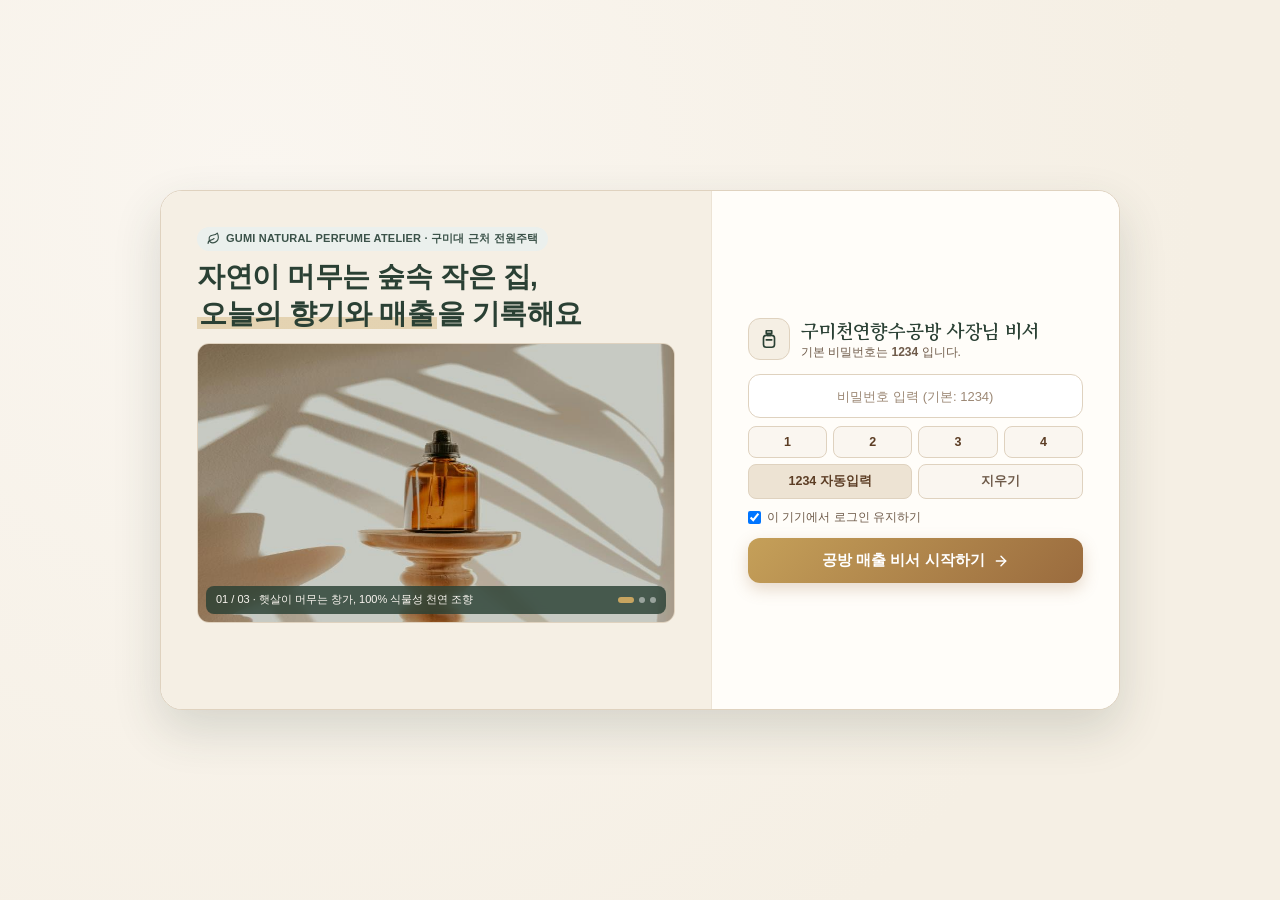
<file: ai-assistant/index.html>
<!DOCTYPE html>
<html lang="ko">
<head>
  <meta charset="UTF-8" />
  <meta name="viewport" content="width=device-width, initial-scale=1.0, maximum-scale=1.0, user-scalable=no" />
  <title>구미천연향수공방 · 사장님 AI 매출 비서</title>
  <link rel="preconnect" href="https://fonts.googleapis.com">
  <link rel="preconnect" href="https://fonts.gstatic.com" crossorigin>
  <link href="https://fonts.googleapis.com/css2?family=Gowun+Batang:wght@400;700&family=Pretendard:wght@400;500;600;700;800&display=swap" rel="stylesheet">
  <style>
    :root {
      /* 구미천연향수공방 브랜드 컬러 팔레트 */
      --bg-cream: #F5EFE4;
      --bg-soft: #FAF6F0;
      --bg-beige: #EDE3D3;
      --card-bg: #FFFFFF;
      --border-warm: #DFD2BF;
      --border-light: #ECE3D5;

      --gold-highlight: #C8A560;
      --gold-soft: rgba(200, 165, 96, 0.38);
      --wood-light: #B88E68;
      --wood-main: #8B5E3C;
      --wood-dark: #5C3D24;

      --forest-main: #2A4034;
      --forest-sub: #3B5249;
      --forest-tint: #EBF0ED;

      --text-main: #2C221A;
      --text-sub: #6E5A49;
      --text-muted: #9C8875;
      --danger: #C95B46;

      --shadow-sm: 0 4px 14px rgba(60, 42, 26, 0.06);
      --shadow-md: 0 10px 28px rgba(60, 42, 26, 0.10);
      --shadow-lg: 0 20px 48px rgba(42, 64, 52, 0.16);

      --radius-xl: 22px;
      --radius-lg: 18px;
      --radius-md: 12px;
      --radius-sm: 9px;
    }

    * {
      box-sizing: border-box;
      margin: 0;
      padding: 0;
      -webkit-tap-highlight-color: transparent;
    }

    body {
      font-family: 'Pretendard', -apple-system, BlinkMacSystemFont, 'Malgun Gothic', sans-serif;
      background-color: var(--bg-cream);
      background-image: radial-gradient(circle at 15% 10%, #FAF6F0 0%, #F5EFE4 65%, #EDE3D3 100%);
      color: var(--text-main);
      min-height: 100dvh;
      line-height: 1.45;
      overflow-x: hidden;
    }

    .gold-underline {
      background: linear-gradient(transparent 62%, var(--gold-soft) 62%);
      padding: 0 2px;
    }

    /* 공통 SVG 아이콘 정렬 */
    .icon-svg {
      display: inline-block;
      vertical-align: middle;
      flex-shrink: 0;
    }

    /* =========================================================================
       1. 스크롤 없는 컴팩트 브랜드 로그인 화면 (PC / 모바일 한 화면 핏)
       ========================================================================= */
    .login-screen {
      position: fixed;
      inset: 0;
      z-index: 2000;
      background-color: var(--bg-cream);
      background-image: radial-gradient(circle at 20% 20%, #FAF6F0 0%, #F5EFE4 75%);
      display: flex;
      align-items: center;
      justify-content: center;
      padding: 14px;
      transition: opacity 0.35s ease, visibility 0.35s ease;
    }

    .login-screen.hidden {
      opacity: 0;
      visibility: hidden;
      pointer-events: none;
    }

    .login-wrapper {
      width: 100%;
      max-width: 960px;
      background: var(--card-bg);
      border-radius: var(--radius-xl);
      border: 1px solid var(--border-warm);
      box-shadow: var(--shadow-lg);
      overflow: hidden;
      display: grid;
      grid-template-columns: 1fr;
    }

    .login-visual {
      position: relative;
      background-color: var(--bg-cream);
      padding: 18px 20px;
      display: flex;
      flex-direction: column;
      justify-content: space-between;
      border-bottom: 1px solid var(--border-light);
    }

    .brand-eyebrow {
      display: inline-flex;
      align-items: center;
      gap: 6px;
      font-size: 11px;
      font-weight: 700;
      color: var(--forest-sub);
      background: var(--forest-tint);
      padding: 4px 10px;
      border-radius: 999px;
      width: fit-content;
      margin-bottom: 8px;
      letter-spacing: 0.2px;
    }

    .visual-headline {
      font-size: 20px;
      font-weight: 800;
      color: var(--forest-main);
      line-height: 1.32;
      letter-spacing: -0.4px;
      margin-bottom: 10px;
    }

    .visual-photo-frame {
      position: relative;
      width: 100%;
      height: 145px;
      border-radius: var(--radius-md);
      overflow: hidden;
      border: 1px solid var(--border-warm);
      background: #E9DFCF;
    }

    .visual-slide {
      position: absolute;
      inset: 0;
      width: 100%;
      height: 100%;
      object-fit: cover;
      opacity: 0;
      transition: opacity 0.8s ease;
    }

    .visual-slide.active {
      opacity: 1;
    }

    .visual-caption-bar {
      position: absolute;
      bottom: 8px;
      left: 8px;
      right: 8px;
      background: rgba(42, 64, 52, 0.82);
      backdrop-filter: blur(6px);
      color: #FAF6F0;
      padding: 6px 10px;
      border-radius: 8px;
      display: flex;
      align-items: center;
      justify-content: space-between;
      font-size: 11px;
    }

    .slide-dots {
      display: flex;
      gap: 5px;
    }

    .slide-dot {
      width: 6px;
      height: 6px;
      border-radius: 50%;
      background: rgba(255, 255, 255, 0.45);
      border: none;
      cursor: pointer;
    }

    .slide-dot.active {
      width: 16px;
      border-radius: 99px;
      background: var(--gold-highlight);
    }

    .login-form-area {
      padding: 18px 20px 22px;
      display: flex;
      flex-direction: column;
      justify-content: center;
      background: #FFFDF9;
    }

    .login-header-row {
      display: flex;
      align-items: center;
      gap: 11px;
      margin-bottom: 12px;
    }

    .login-emblem {
      width: 42px;
      height: 42px;
      border-radius: 12px;
      background: var(--bg-cream);
      border: 1px solid var(--border-warm);
      color: var(--forest-main);
      display: flex;
      align-items: center;
      justify-content: center;
      flex-shrink: 0;
    }

    .login-title {
      font-family: 'Gowun Batang', serif;
      font-size: 19px;
      font-weight: 700;
      color: var(--forest-main);
    }

    .login-subtitle {
      font-size: 12px;
      color: var(--text-sub);
    }

    .pw-input {
      width: 100%;
      padding: 12px 14px;
      border-radius: var(--radius-md);
      border: 1.5px solid var(--border-warm);
      background: #FFFFFF;
      font-size: 16px;
      font-weight: 700;
      letter-spacing: 4px;
      text-align: center;
      color: var(--forest-main);
      margin-bottom: 8px;
    }

    .pw-input::placeholder {
      font-size: 13px;
      letter-spacing: normal;
      font-weight: 500;
      color: var(--text-muted);
    }

    .pw-input:focus {
      outline: none;
      border-color: var(--wood-main);
    }

    .quick-pin-grid {
      display: grid;
      grid-template-columns: repeat(4, 1fr);
      gap: 6px;
      margin-bottom: 10px;
    }

    .pin-chip {
      padding: 8px 0;
      border-radius: 8px;
      border: 1px solid var(--border-warm);
      background: var(--bg-soft);
      color: var(--wood-dark);
      font-size: 12.5px;
      font-weight: 700;
      cursor: pointer;
    }

    .remember-row {
      display: flex;
      align-items: center;
      justify-content: space-between;
      margin-bottom: 12px;
      font-size: 12px;
      color: var(--text-sub);
    }

    .remember-label {
      display: flex;
      align-items: center;
      gap: 6px;
      cursor: pointer;
    }

    .login-submit-btn {
      width: 100%;
      padding: 13px;
      border: none;
      border-radius: var(--radius-md);
      background: linear-gradient(135deg, #C5A059 0%, #9A6B3E 100%);
      color: #FFFFFF;
      font-size: 15px;
      font-weight: 700;
      cursor: pointer;
      box-shadow: 0 6px 16px rgba(154, 107, 62, 0.25);
      display: inline-flex;
      align-items: center;
      justify-content: center;
      gap: 8px;
    }

    .login-error {
      display: none;
      margin-top: 8px;
      font-size: 12px;
      font-weight: 600;
      color: var(--danger);
      text-align: center;
    }

    /* =========================================================================
       2. 메인 앱 컨테이너 & 동선 단축 3-탭 네비게이션
       ========================================================================= */
    .app-shell {
      max-width: 520px;
      margin: 0 auto;
      padding: 12px 12px 24px;
    }

    /* 컴팩트 상단 헤더 */
    .top-header {
      background: var(--card-bg);
      border: 1px solid var(--border-warm);
      border-radius: var(--radius-lg);
      padding: 11px 14px;
      margin-bottom: 10px;
      box-shadow: var(--shadow-sm);
      display: flex;
      justify-content: space-between;
      align-items: center;
      gap: 8px;
    }

    .header-left {
      display: flex;
      align-items: center;
      gap: 10px;
    }

    .header-thumb {
      width: 38px;
      height: 38px;
      border-radius: 10px;
      object-fit: cover;
      border: 1.5px solid var(--gold-highlight);
    }

    .brand-badge {
      font-size: 10.5px;
      font-weight: 700;
      color: var(--forest-sub);
      display: block;
    }

    .brand-title {
      font-family: 'Gowun Batang', serif;
      font-size: 17px;
      font-weight: 700;
      color: var(--forest-main);
      line-height: 1.2;
    }

    .header-actions {
      display: flex;
      align-items: center;
      gap: 6px;
    }

    .action-pill-btn {
      background: var(--bg-soft);
      border: 1px solid var(--border-warm);
      color: var(--wood-dark);
      padding: 6px 10px;
      border-radius: 9px;
      font-size: 11.5px;
      font-weight: 700;
      cursor: pointer;
      display: inline-flex;
      align-items: center;
      gap: 5px;
    }

    .status-dot {
      width: 7px;
      height: 7px;
      border-radius: 50%;
      background-color: #D4A359;
    }
    .status-dot.connected {
      background-color: #3E8E5A;
    }

    /* 3-탭 네비게이션 바 */
    .tab-nav {
      display: grid;
      grid-template-columns: repeat(3, 1fr);
      gap: 6px;
      background: var(--bg-beige);
      padding: 5px;
      border-radius: 14px;
      border: 1px solid var(--border-warm);
      margin-bottom: 10px;
    }

    .tab-btn {
      padding: 10px 6px;
      border: none;
      border-radius: 10px;
      background: transparent;
      color: var(--text-sub);
      font-size: 13px;
      font-weight: 700;
      cursor: pointer;
      display: flex;
      align-items: center;
      justify-content: center;
      gap: 6px;
      transition: all 0.18s ease;
    }

    .tab-btn.active {
      background: var(--forest-main);
      color: #FFFFFF;
      box-shadow: 0 3px 10px rgba(42, 64, 52, 0.22);
    }

    .tab-badge {
      font-size: 10.5px;
      padding: 1px 6px;
      border-radius: 99px;
      background: rgba(200, 165, 96, 0.28);
      color: var(--wood-dark);
    }

    .tab-btn.active .tab-badge {
      background: var(--gold-highlight);
      color: #fff;
    }

    .tab-pane {
      display: none;
      animation: fadeIn 0.2s ease;
    }

    .tab-pane.active {
      display: block;
    }

    @keyframes fadeIn {
      from { opacity: 0; transform: translateY(4px); }
      to { opacity: 1; transform: translateY(0); }
    }

    .card {
      background: var(--card-bg);
      border: 1px solid var(--border-warm);
      border-radius: var(--radius-lg);
      padding: 16px;
      box-shadow: var(--shadow-sm);
    }

    /* =========================================================================
       [탭 1] 음성·빠른입력
       ========================================================================= */
    .voice-compact-row {
      display: flex;
      align-items: center;
      gap: 14px;
      background: linear-gradient(180deg, var(--bg-soft) 0%, var(--bg-cream) 100%);
      border: 1.5px dashed var(--wood-light);
      border-radius: var(--radius-md);
      padding: 14px 16px;
      margin-bottom: 10px;
    }

    .voice-compact-row.listening {
      background: #FDF5F2;
      border-color: var(--danger);
    }

    .mic-btn {
      width: 56px;
      height: 56px;
      border-radius: 50%;
      border: none;
      background: linear-gradient(135deg, var(--forest-sub), var(--forest-main));
      color: #fff;
      display: flex;
      align-items: center;
      justify-content: center;
      cursor: pointer;
      flex-shrink: 0;
      box-shadow: 0 6px 14px rgba(42, 64, 52, 0.25);
      transition: transform 0.15s ease;
    }

    .mic-btn:active {
      transform: scale(0.95);
    }

    .mic-btn.listening {
      background: linear-gradient(135deg, #D96B52, #B8422A);
    }

    .mic-info {
      text-align: left;
    }

    .mic-status {
      font-size: 14px;
      font-weight: 800;
      color: var(--forest-main);
    }

    .mic-sub {
      font-size: 11.5px;
      color: var(--text-sub);
      margin-top: 2px;
    }

    .speech-textarea {
      width: 100%;
      height: 62px;
      border: 1px solid var(--border-warm);
      border-radius: var(--radius-sm);
      background: #FFFDFB;
      padding: 10px 12px;
      font-size: 14px;
      color: var(--text-main);
      font-family: inherit;
      resize: none;
      margin-bottom: 8px;
    }

    .speech-textarea:focus {
      outline: none;
      border-color: var(--wood-main);
    }

    .sample-chips {
      display: flex;
      gap: 5px;
      overflow-x: auto;
      padding-bottom: 4px;
      margin-bottom: 10px;
    }

    .sample-chip {
      font-size: 11.5px;
      background: var(--bg-soft);
      color: var(--wood-dark);
      border: 1px solid var(--border-warm);
      padding: 5px 10px;
      border-radius: 999px;
      cursor: pointer;
      font-weight: 600;
      white-space: nowrap;
    }

    .instant-preview-card {
      background: var(--bg-cream);
      border: 1px solid var(--border-warm);
      border-left: 4px solid var(--gold-highlight);
      border-radius: var(--radius-sm);
      padding: 10px 12px;
      margin-bottom: 10px;
    }

    .instant-preview-title {
      font-size: 11.5px;
      font-weight: 700;
      color: var(--text-sub);
      margin-bottom: 4px;
      display: flex;
      justify-content: space-between;
    }

    .instant-preview-body {
      font-size: 13.5px;
      font-weight: 800;
      color: var(--forest-main);
      word-break: keep-all;
    }

    .tab1-action-grid {
      display: grid;
      grid-template-columns: 1fr 1.25fr;
      gap: 8px;
    }

    .secondary-action-btn {
      padding: 13px 10px;
      border-radius: var(--radius-md);
      border: 1.5px solid var(--forest-main);
      background: #FFFFFF;
      color: var(--forest-main);
      font-size: 13.5px;
      font-weight: 800;
      cursor: pointer;
      display: inline-flex;
      align-items: center;
      justify-content: center;
      gap: 6px;
    }

    .primary-action-btn {
      padding: 13px 10px;
      border-radius: var(--radius-md);
      border: none;
      background: linear-gradient(135deg, #C5A059 0%, #8B5E3C 100%);
      color: #FFFFFF;
      font-size: 13.5px;
      font-weight: 800;
      cursor: pointer;
      box-shadow: 0 4px 12px rgba(139, 94, 60, 0.24);
      display: inline-flex;
      align-items: center;
      justify-content: center;
      gap: 6px;
    }

    /* =========================================================================
       [탭 2] 확인·저장 (이모지 없이 깔끔한 타이포그래피 & 컴팩트 폼)
       ========================================================================= */
    .compact-form {
      display: flex;
      flex-direction: column;
      gap: 10px;
    }

    .compact-row-2 {
      display: grid;
      grid-template-columns: 1.15fr 0.85fr;
      gap: 8px;
    }

    .field-group {
      display: flex;
      flex-direction: column;
      gap: 4px;
    }

    .field-label {
      font-size: 12px;
      font-weight: 700;
      color: var(--forest-main);
      display: flex;
      justify-content: space-between;
      align-items: center;
    }

    .field-label span.preview-val {
      font-weight: 800;
      color: var(--wood-main);
      font-size: 12px;
    }

    .input-box {
      width: 100%;
      padding: 8px 10px;
      border-radius: var(--radius-sm);
      border: 1px solid var(--border-warm);
      background: #FFFDFB;
      font-size: 14px;
      font-weight: 600;
      color: var(--text-main);
      font-family: inherit;
    }

    .stepper {
      display: flex;
      align-items: center;
      border: 1px solid var(--border-warm);
      border-radius: var(--radius-sm);
      overflow: hidden;
      background: #FFFDFB;
      height: 36px;
    }

    .stepper button {
      width: 34px;
      height: 100%;
      border: none;
      background: var(--bg-cream);
      color: var(--wood-dark);
      font-size: 16px;
      font-weight: 700;
      cursor: pointer;
    }

    .stepper input {
      width: 100%;
      border: none;
      text-align: center;
      font-size: 14px;
      font-weight: 700;
      color: var(--text-main);
      background: transparent;
    }

    .chip-group {
      display: flex;
      flex-wrap: wrap;
      gap: 5px;
    }

    .choice-chip {
      padding: 6px 10px;
      border-radius: 8px;
      border: 1px solid var(--border-warm);
      background: #FFFDFB;
      color: var(--text-sub);
      font-size: 12.5px;
      font-weight: 600;
      cursor: pointer;
    }

    .choice-chip.active {
      background: var(--forest-main);
      color: #FFFFFF;
      border-color: var(--forest-main);
    }

    .quick-amounts {
      display: flex;
      gap: 4px;
      margin-top: 2px;
    }

    .quick-btn {
      flex: 1;
      padding: 5px 4px;
      border-radius: 7px;
      border: 1px solid var(--border-warm);
      background: var(--bg-soft);
      color: var(--wood-dark);
      font-size: 11.5px;
      font-weight: 700;
      cursor: pointer;
    }

    .summary-banner {
      margin-top: 8px;
      padding: 9px 11px;
      background: var(--bg-cream);
      border-radius: var(--radius-sm);
      border-left: 4px solid var(--gold-highlight);
      font-size: 12.5px;
      color: var(--wood-dark);
      font-weight: 700;
    }

    .save-btn {
      width: 100%;
      margin-top: 8px;
      padding: 13px;
      border: none;
      border-radius: var(--radius-md);
      background: linear-gradient(135deg, #C5A059 0%, #8B5E3C 100%);
      color: #FFFFFF;
      font-size: 15px;
      font-weight: 800;
      cursor: pointer;
      box-shadow: 0 6px 16px rgba(139, 94, 60, 0.25);
      display: inline-flex;
      align-items: center;
      justify-content: center;
      gap: 7px;
    }

    /* =========================================================================
       [탭 3] 장부내역·통계
       ========================================================================= */
    .stats-bar {
      display: grid;
      grid-template-columns: repeat(3, 1fr);
      gap: 8px;
      margin-bottom: 12px;
    }

    .stat-card {
      background: var(--bg-soft);
      border: 1px solid var(--border-warm);
      border-radius: var(--radius-sm);
      padding: 10px;
      text-align: center;
    }

    .stat-label {
      font-size: 11px;
      font-weight: 600;
      color: var(--text-sub);
      display: block;
    }

    .stat-value {
      font-size: 14.5px;
      font-weight: 800;
      color: var(--forest-main);
      margin-top: 2px;
      display: block;
    }

    .recent-list {
      display: flex;
      flex-direction: column;
      gap: 7px;
      max-height: 310px;
      overflow-y: auto;
    }

    .recent-item {
      padding: 10px 12px;
      border-radius: var(--radius-sm);
      background: var(--bg-soft);
      border: 1px solid var(--border-warm);
      font-size: 12.5px;
      display: flex;
      flex-direction: column;
      gap: 3px;
    }

    .recent-top {
      display: flex;
      justify-content: space-between;
      font-weight: 700;
      color: var(--forest-main);
    }

    .recent-bottom {
      color: var(--text-sub);
      font-size: 11.5px;
    }

    .toast {
      display: none;
      margin-top: 8px;
      padding: 10px 12px;
      border-radius: var(--radius-sm);
      font-size: 12.5px;
      font-weight: 700;
      text-align: center;
    }
    .toast.success {
      display: block;
      background: #EBF3EC;
      color: #2E5A36;
      border: 1px solid #C5DEC8;
    }
    .toast.error {
      display: block;
      background: #FDECE9;
      color: #A63623;
      border: 1px solid #F5C2B8;
    }

    /* 설정 모달 */
    .modal-backdrop {
      position: fixed;
      inset: 0;
      background: rgba(34, 24, 15, 0.55);
      backdrop-filter: blur(4px);
      display: none;
      align-items: center;
      justify-content: center;
      padding: 16px;
      z-index: 3000;
    }

    .modal-backdrop.open {
      display: flex;
    }

    .modal-card {
      background: var(--card-bg);
      border-radius: var(--radius-lg);
      max-width: 440px;
      width: 100%;
      padding: 20px 18px;
      border: 1px solid var(--border-warm);
      box-shadow: var(--shadow-lg);
    }

    .guide-steps {
      background: var(--bg-soft);
      border-radius: var(--radius-sm);
      padding: 10px 12px;
      font-size: 12px;
      color: var(--text-sub);
      margin: 8px 0 12px;
      line-height: 1.6;
      border: 1px solid var(--border-light);
    }

    /* =========================================================================
       PC 화면 최적화 (900px 이상)
       ========================================================================= */
    @media (min-width: 900px) {
      .login-wrapper {
        grid-template-columns: 1.15fr 0.85fr;
        min-height: 520px;
      }

      .login-visual {
        padding: 36px;
        border-bottom: none;
        border-right: 1px solid var(--border-light);
      }

      .visual-headline {
        font-size: 28px;
      }

      .visual-photo-frame {
        height: 280px;
      }

      .login-form-area {
        padding: 36px;
      }

      .app-shell {
        max-width: 760px;
        padding: 24px 20px;
      }

      .top-header {
        padding: 14px 20px;
      }

      .brand-title {
        font-size: 20px;
      }

      .tab-btn {
        font-size: 14.5px;
        padding: 12px 10px;
      }

      .card {
        padding: 22px 24px;
      }
    }
  </style>
</head>
<body>

  <!-- =========================================================================
       1. 브랜드 시작 / 로그인 화면
       ========================================================================= -->
  <div class="login-screen" id="loginScreen">
    <div class="login-wrapper">
      <div class="login-visual">
        <div>
          <div class="brand-eyebrow">
            <!-- 보태니컬 리프 SVG -->
            <svg class="icon-svg" width="13" height="13" viewBox="0 0 24 24" fill="none" stroke="currentColor" stroke-width="2" stroke-linecap="round" stroke-linejoin="round">
              <path d="M11 20A7 7 0 0 1 9.8 6.1C15.5 5 17 4.4 19 2c1 2 2 4.2 2 8 0 5.5-4.8 10-10 10Z"/>
              <path d="M2 21c0-3 1.85-5.36 5.08-6C9.5 14.52 12 13 13 12"/>
            </svg>
            <span>GUMI NATURAL PERFUME ATELIER · 구미대 근처 전원주택</span>
          </div>
          <h1 class="visual-headline">
            자연이 머무는 숲속 작은 집,<br />
            <span class="gold-underline">오늘의 향기와 매출</span>을 기록해요
          </h1>

          <div class="visual-photo-frame">
            <img src="images/brand-dropper.jpg" alt="천연 에센셜 오일 시향병" class="visual-slide active" data-idx="0" />
            <img src="images/brand-bottles.jpg" alt="구미천연향수공방 향수 컬렉션" class="visual-slide" data-idx="1" />
            <img src="images/brand-forest.jpg" alt="마음이 머문 숲속 풍경" class="visual-slide" data-idx="2" />

            <div class="visual-caption-bar">
              <span id="slideCaptionText">01 / 03 · 햇살이 머무는 창가, 100% 식물성 천연 조향</span>
              <div class="slide-dots">
                <button type="button" class="slide-dot active" data-slide="0" aria-label="1번 슬라이드"></button>
                <button type="button" class="slide-dot" data-slide="1" aria-label="2번 슬라이드"></button>
                <button type="button" class="slide-dot" data-slide="2" aria-label="3번 슬라이드"></button>
              </div>
            </div>
          </div>
        </div>
      </div>

      <div class="login-form-area">
        <div class="login-header-row">
          <!-- 향수병 심볼 SVG -->
          <div class="login-emblem">
            <svg class="icon-svg" width="22" height="22" viewBox="0 0 24 24" fill="none" stroke="currentColor" stroke-width="1.8" stroke-linecap="round" stroke-linejoin="round">
              <path d="M9 3h6v3H9z"/>
              <path d="M10 6h4v2h-4z"/>
              <rect x="6" y="8" width="12" height="13" rx="3"/>
              <path d="M9 13h6"/>
            </svg>
          </div>
          <div>
            <h2 class="login-title">구미천연향수공방 사장님 비서</h2>
            <p class="login-subtitle">기본 비밀번호는 <strong>1234</strong> 입니다.</p>
          </div>
        </div>

        <form id="loginForm">
          <input
            type="password"
            id="loginPwInput"
            class="pw-input"
            inputmode="numeric"
            placeholder="비밀번호 입력 (기본: 1234)"
            autocomplete="current-password"
            required
          />

          <div class="quick-pin-grid">
            <button type="button" class="pin-chip" data-pin="1">1</button>
            <button type="button" class="pin-chip" data-pin="2">2</button>
            <button type="button" class="pin-chip" data-pin="3">3</button>
            <button type="button" class="pin-chip" data-pin="4">4</button>
            <button type="button" class="pin-chip" data-pin="1234" style="grid-column: span 2; background: var(--bg-beige);">1234 자동입력</button>
            <button type="button" class="pin-chip" data-pin="clear" style="grid-column: span 2; color: var(--text-sub);">지우기</button>
          </div>

          <div class="remember-row">
            <label class="remember-label">
              <input type="checkbox" id="rememberLoginChk" checked />
              <span>이 기기에서 로그인 유지하기</span>
            </label>
          </div>

          <button type="submit" class="login-submit-btn">
            <span>공방 매출 비서 시작하기</span>
            <svg class="icon-svg" width="16" height="16" viewBox="0 0 24 24" fill="none" stroke="currentColor" stroke-width="2.2" stroke-linecap="round" stroke-linejoin="round">
              <path d="M5 12h14"/>
              <path d="m12 5 7 7-7 7"/>
            </svg>
          </button>
          <div class="login-error" id="loginErrorMsg">비밀번호가 일치하지 않습니다.</div>
        </form>
      </div>
    </div>
  </div>

  <!-- =========================================================================
       2. 메인 비서 화면 (3-탭 구성)
       ========================================================================= -->
  <div class="app-shell">
    <!-- 상단 헤더 -->
    <header class="top-header">
      <div class="header-left">
        <img src="images/brand-dropper.jpg" alt="구미천연향수공방" class="header-thumb" />
        <div>
          <span class="brand-badge">구미천연향수공방 · 2026년 장부</span>
          <h1 class="brand-title">사장님 AI 매출 비서</h1>
        </div>
      </div>

      <div class="header-actions">
        <button type="button" class="action-pill-btn" id="openSettingsBtn">
          <span class="status-dot" id="connDot"></span>
          <span>시트설정</span>
        </button>
        <button type="button" class="action-pill-btn" id="lockScreenBtn" title="로그인 화면 보기">
          <svg class="icon-svg" width="13" height="13" viewBox="0 0 24 24" fill="none" stroke="currentColor" stroke-width="2" stroke-linecap="round" stroke-linejoin="round">
            <rect width="18" height="11" x="3" y="11" rx="2" ry="2"/>
            <path d="M7 11V7a5 5 0 0 1 10 0v4"/>
          </svg>
          <span>잠금</span>
        </button>
      </div>
    </header>

    <!-- 3-탭 네비게이션 바 (세련된 라인 SVG 적용) -->
    <nav class="tab-nav">
      <button type="button" class="tab-btn active" data-tab="tab-voice">
        <svg class="icon-svg" width="15" height="15" viewBox="0 0 24 24" fill="none" stroke="currentColor" stroke-width="2" stroke-linecap="round" stroke-linejoin="round">
          <path d="M12 2a3 3 0 0 0-3 3v7a3 3 0 0 0 6 0V5a3 3 0 0 0-3-3Z"/>
          <path d="M19 10v2a7 7 0 0 1-14 0v-2"/>
          <line x1="12" x2="12" y1="19" y2="22"/>
        </svg>
        <span>1. 음성입력</span>
      </button>
      <button type="button" class="tab-btn" data-tab="tab-confirm">
        <svg class="icon-svg" width="15" height="15" viewBox="0 0 24 24" fill="none" stroke="currentColor" stroke-width="2" stroke-linecap="round" stroke-linejoin="round">
          <path d="M20 6 9 17l-5-5"/>
        </svg>
        <span>2. 확인·저장</span>
      </button>
      <button type="button" class="tab-btn" data-tab="tab-history">
        <svg class="icon-svg" width="15" height="15" viewBox="0 0 24 24" fill="none" stroke="currentColor" stroke-width="2" stroke-linecap="round" stroke-linejoin="round">
          <path d="M14 2H6a2 2 0 0 0-2 2v16a2 2 0 0 0 2 2h12a2 2 0 0 0 2-2V8z"/>
          <polyline points="14 2 14 8 20 8"/>
          <line x1="16" x2="8" y1="13" y2="13"/>
          <line x1="16" x2="8" y1="17" y2="17"/>
        </svg>
        <span>3. 장부내역</span>
        <span class="tab-badge" id="tabHistoryBadge">0</span>
      </button>
    </nav>

    <!-- 공통 알림 토스트 -->
    <div id="toastBox" class="toast" style="margin-bottom: 10px; margin-top: 0;"></div>

    <!-- =======================================================================
         [탭 1] 1. 음성입력
         ======================================================================= -->
    <section class="tab-pane active" id="tab-voice">
      <div class="card">
        <div class="voice-compact-row" id="voiceBox">
          <button type="button" class="mic-btn" id="micBtn" title="음성 입력 시작">
            <svg class="icon-svg" width="24" height="24" viewBox="0 0 24 24" fill="none" stroke="currentColor" stroke-width="2" stroke-linecap="round" stroke-linejoin="round">
              <path d="M12 2a3 3 0 0 0-3 3v7a3 3 0 0 0 6 0V5a3 3 0 0 0-3-3Z"/>
              <path d="M19 10v2a7 7 0 0 1-14 0v-2"/>
              <line x1="12" x2="12" y1="19" y2="22"/>
            </svg>
          </button>
          <div class="mic-info">
            <div class="mic-status" id="micStatus">마이크를 누르고 말씀하세요</div>
            <div class="mic-sub">예: "오늘 원데이 2명 7만원 카드, 인스타 보고 옴"</div>
          </div>
        </div>

        <textarea
          id="speechInput"
          class="speech-textarea"
          placeholder="여기에 말씀하신 내용이 적힙니다. 직접 입력하셔도 바로 아래에 자동 정리됩니다."
        ></textarea>

        <div class="sample-chips">
          <button type="button" class="sample-chip" data-sample="오늘 원데이 클래스 2명 7만원 카드, 인스타 보고 옴, 우디향 선호">예시 1: 원데이 2명</button>
          <button type="button" class="sample-chip" data-sample="완제품 구매 1명 4만5천원 계좌이체, 네이버 블로그 보고 방문">예시 2: 완제품 구매</button>
          <button type="button" class="sample-chip" data-sample="어제 답례품 1건 25만원 카드, 지인 소개, 50ml 10개 포장">예시 3: 답례품</button>
        </div>

        <!-- 탭 1에서 즉시 보이는 AI 한 줄 정리 결과 -->
        <div class="instant-preview-card">
          <div class="instant-preview-title">
            <span>실시간 AI 정리 결과</span>
            <span style="color:var(--wood-main);">맞으면 바로 저장 가능</span>
          </div>
          <div class="instant-preview-body" id="tab1PreviewText">
            말씀하시면 날짜·구분·인원·금액·결제·유입이 여기에 정리됩니다.
          </div>
        </div>

        <!-- 동선 단축 버튼 2개 -->
        <div class="tab1-action-grid">
          <button type="button" class="secondary-action-btn" id="goToConfirmTabBtn">
            <span>항목 확인·수정</span>
            <svg class="icon-svg" width="14" height="14" viewBox="0 0 24 24" fill="none" stroke="currentColor" stroke-width="2.2" stroke-linecap="round" stroke-linejoin="round">
              <path d="M5 12h14"/>
              <path d="m12 5 7 7-7 7"/>
            </svg>
          </button>
          <button type="button" class="primary-action-btn" id="quickSaveFromTab1Btn">
            <svg class="icon-svg" width="15" height="15" viewBox="0 0 24 24" fill="none" stroke="currentColor" stroke-width="2.4" stroke-linecap="round" stroke-linejoin="round">
              <path d="M20 6 9 17l-5-5"/>
            </svg>
            <span>이대로 시트에 바로 저장</span>
          </button>
        </div>
      </div>
    </section>

    <!-- =======================================================================
         [탭 2] 2. 확인·저장 (이모지 없이 깔끔한 라벨과 컴팩트 폼)
         ======================================================================= -->
    <section class="tab-pane" id="tab-confirm">
      <div class="card">
        <div class="compact-form">
          <!-- 1줄: 날짜 + 인원 -->
          <div class="compact-row-2">
            <div class="field-group">
              <label class="field-label" for="dateInput">날짜</label>
              <input type="date" id="dateInput" class="input-box" />
            </div>
            <div class="field-group">
              <label class="field-label" for="countInput">인원(수량)</label>
              <div class="stepper">
                <button type="button" id="countMinusBtn">−</button>
                <input type="number" id="countInput" value="1" min="1" />
                <button type="button" id="countPlusBtn">+</button>
              </div>
            </div>
          </div>

          <!-- 2줄: 구분 -->
          <div class="field-group">
            <label class="field-label">구분</label>
            <div class="chip-group" id="categoryChips">
              <button type="button" class="choice-chip active" data-val="원데이 클래스">원데이 클래스</button>
              <button type="button" class="choice-chip" data-val="자격증반">자격증반</button>
              <button type="button" class="choice-chip" data-val="완제품 구매">완제품 구매</button>
              <button type="button" class="choice-chip" data-val="답례품">답례품</button>
              <button type="button" class="choice-chip" data-val="기타">기타</button>
            </div>
          </div>

          <!-- 3줄: 금액 + 빠른 버튼 -->
          <div class="field-group">
            <label class="field-label" for="amountInput">
              <span>금액 (원)</span>
              <span class="preview-val" id="amountKorPreview">0원</span>
            </label>
            <input
              type="text"
              inputmode="numeric"
              id="amountInput"
              class="input-box"
              placeholder="예: 70,000"
              value="0"
            />
            <div class="quick-amounts">
              <button type="button" class="quick-btn" data-add="10000">+1만</button>
              <button type="button" class="quick-btn" data-add="35000">+3.5만</button>
              <button type="button" class="quick-btn" data-add="50000">+5만</button>
              <button type="button" class="quick-btn" data-add="70000">+7만</button>
              <button type="button" class="quick-btn" data-reset="true" style="color:var(--danger);">초기화</button>
            </div>
          </div>

          <!-- 4줄: 결제수단 -->
          <div class="field-group">
            <label class="field-label">결제수단</label>
            <div class="chip-group" id="paymentChips">
              <button type="button" class="choice-chip active" data-val="카드">카드</button>
              <button type="button" class="choice-chip" data-val="현금">현금</button>
              <button type="button" class="choice-chip" data-val="계좌이체">계좌이체</button>
              <button type="button" class="choice-chip" data-val="기타">기타</button>
            </div>
          </div>

          <!-- 5줄: 유입경로 -->
          <div class="field-group">
            <label class="field-label">유입경로</label>
            <div class="chip-group" id="channelChips">
              <button type="button" class="choice-chip active" data-val="인스타그램">인스타그램</button>
              <button type="button" class="choice-chip" data-val="네이버 검색/블로그">네이버/블로그</button>
              <button type="button" class="choice-chip" data-val="지인 소개">지인 소개</button>
              <button type="button" class="choice-chip" data-val="재방문">재방문</button>
              <button type="button" class="choice-chip" data-val="워크인(지나가다 방문)">워크인</button>
              <button type="button" class="choice-chip" data-val="기타">기타</button>
            </div>
          </div>

          <!-- 6줄: 메모 -->
          <div class="field-group">
            <label class="field-label" for="memoInput">메모 (특이사항)</label>
            <input
              type="text"
              id="memoInput"
              class="input-box"
              placeholder="예: 우디향 선호, 영수증 리뷰 작성 등"
            />
          </div>
        </div>

        <div class="summary-banner" id="summaryBanner">
          미리보기: 항목을 확인해 주세요.
        </div>

        <button type="button" class="save-btn" id="saveBtn">
          <svg class="icon-svg" width="16" height="16" viewBox="0 0 24 24" fill="none" stroke="currentColor" stroke-width="2.4" stroke-linecap="round" stroke-linejoin="round">
            <path d="M20 6 9 17l-5-5"/>
          </svg>
          <span>확인 완료 · 「구미천연향수공방」 시트에 저장</span>
        </button>
      </div>
    </section>

    <!-- =======================================================================
         [탭 3] 3. 장부내역
         ======================================================================= -->
    <section class="tab-pane" id="tab-history">
      <div class="card">
        <div class="stats-bar">
          <div class="stat-card">
            <span class="stat-label">오늘 날짜</span>
            <span class="stat-value" id="statTodayText">-</span>
          </div>
          <div class="stat-card">
            <span class="stat-label">최근 기록</span>
            <span class="stat-value" id="statCountText">0건</span>
          </div>
          <div class="stat-card">
            <span class="stat-label">최근 합계</span>
            <span class="stat-value" id="statSumText">0원</span>
          </div>
        </div>

        <div style="display:flex; justify-content:space-between; align-items:center; margin-bottom:10px;">
          <span style="font-size:14px; font-weight:800; color:var(--forest-main);">최근 저장 내역 (2026년 탭)</span>
          <button type="button" id="refreshRecentBtn" style="border:1px solid var(--border-warm); background:var(--bg-soft); padding:5px 10px; border-radius:8px; color:var(--wood-main); font-size:12px; font-weight:700; cursor:pointer;">새로고침</button>
        </div>

        <div class="recent-list" id="recentList">
          <div class="recent-item" style="color:var(--text-muted); text-align:center;">
            아직 표시할 최근 저장 내역이 없습니다.
          </div>
        </div>
      </div>
    </section>
  </div>

  <!-- 구글 시트 웹앱 URL & 비밀번호 설정 모달 -->
  <div class="modal-backdrop" id="settingsModal">
    <div class="modal-card">
      <div style="font-size:16px; font-weight:800; color:var(--forest-main); margin-bottom:6px;">
        구글 시트 연결 및 비밀번호 설정
      </div>
      <div class="guide-steps">
        1. 구글 시트 이름을 <strong>구미천연향수공방</strong>으로 만듭니다.<br/>
        2. <strong>[확장 프로그램] → [Apps Script]</strong>에 <strong>Code.gs</strong>를 붙여넣고 저장합니다.<br/>
        3. <strong>[배포] → [새 배포]</strong> (유형: 웹 앱, 권한: <strong>모든 사용자</strong>) 후 나온 URL을 아래에 넣어주세요.
      </div>
      <div class="field-group" style="margin-bottom: 10px;">
        <label class="field-label" for="scriptUrlInput">Apps Script 웹 앱 URL</label>
        <input
          type="url"
          id="scriptUrlInput"
          class="input-box"
          placeholder="https://script.google.com/macros/s/.../exec"
        />
      </div>
      <div class="field-group">
        <label class="field-label" for="customPinInput">사장님 로그인 비밀번호 (기본: 1234)</label>
        <input
          type="text"
          id="customPinInput"
          class="input-box"
          placeholder="변경할 비밀번호 (비워두면 1234)"
        />
      </div>
      <div style="display:flex; gap:8px; margin-top:14px;">
        <button type="button" class="secondary-action-btn" id="closeSettingsBtn" style="flex:1;">닫기</button>
        <button type="button" class="primary-action-btn" id="saveSettingsBtn" style="flex:1.5;">설정 저장하기</button>
      </div>
    </div>
  </div>

  <script>
    const DEFAULT_SCRIPT_URL = '';
    const STORAGE_KEY_URL = 'GUMI_PERFUME_SCRIPT_URL';
    const STORAGE_KEY_RECENT = 'GUMI_PERFUME_RECENT_LOGS';
    const STORAGE_KEY_PIN = 'GUMI_PERFUME_ADMIN_PIN';
    const STORAGE_KEY_AUTH = 'GUMI_PERFUME_AUTH_OK';

    // 탭 전환
    const tabButtons = document.querySelectorAll('.tab-btn');
    const tabPanes = document.querySelectorAll('.tab-pane');

    function switchTab(targetTabId) {
      tabButtons.forEach(btn => {
        btn.classList.toggle('active', btn.getAttribute('data-tab') === targetTabId);
      });
      tabPanes.forEach(pane => {
        pane.classList.toggle('active', pane.id === targetTabId);
      });
      window.scrollTo({ top: 0, behavior: 'smooth' });
    }

    tabButtons.forEach(btn => {
      btn.addEventListener('click', () => {
        switchTab(btn.getAttribute('data-tab'));
      });
    });

    // 로그인 화면 & 슬라이드 제어
    const loginScreen = document.getElementById('loginScreen');
    const loginForm = document.getElementById('loginForm');
    const loginPwInput = document.getElementById('loginPwInput');
    const loginErrorMsg = document.getElementById('loginErrorMsg');
    const rememberLoginChk = document.getElementById('rememberLoginChk');

    const slideCaptions = [
      '01 / 03 · 햇살이 머무는 창가, 100% 식물성 천연 조향',
      '02 / 03 · 나만의 향수, 좋아하는 계절과 기억에서 시작해요',
      '03 / 03 · 마음이 머문 숲속 풍경을 향기로 담아냅니다'
    ];
    let currentSlideIdx = 0;
    const visualSlides = document.querySelectorAll('.visual-slide');
    const slideDots = document.querySelectorAll('.slide-dot');
    const slideCaptionText = document.getElementById('slideCaptionText');

    function showVisualSlide(idx) {
      currentSlideIdx = idx;
      visualSlides.forEach((img, i) => img.classList.toggle('active', i === idx));
      slideDots.forEach((dot, i) => dot.classList.toggle('active', i === idx));
      if (slideCaptionText) slideCaptionText.textContent = slideCaptions[idx];
    }

    slideDots.forEach(dot => {
      dot.addEventListener('click', () => {
        showVisualSlide(parseInt(dot.getAttribute('data-slide'), 10));
      });
    });

    setInterval(() => {
      if (!loginScreen.classList.contains('hidden')) {
        showVisualSlide((currentSlideIdx + 1) % visualSlides.length);
      }
    }, 4200);

    function getExpectedPin() {
      return (localStorage.getItem(STORAGE_KEY_PIN) || '1234').trim() || '1234';
    }

    if (sessionStorage.getItem(STORAGE_KEY_AUTH) === 'true') {
      loginScreen.classList.add('hidden');
    }

    document.querySelectorAll('.pin-chip').forEach(btn => {
      btn.addEventListener('click', () => {
        const val = btn.getAttribute('data-pin');
        loginErrorMsg.style.display = 'none';
        if (val === 'clear') {
          loginPwInput.value = '';
        } else if (val === '1234') {
          loginPwInput.value = '1234';
        } else {
          loginPwInput.value += val;
        }
        loginPwInput.focus();
      });
    });

    loginForm.addEventListener('submit', (e) => {
      e.preventDefault();
      if (loginPwInput.value.trim() === getExpectedPin()) {
        loginErrorMsg.style.display = 'none';
        loginScreen.classList.add('hidden');
        if (rememberLoginChk.checked) {
          sessionStorage.setItem(STORAGE_KEY_AUTH, 'true');
        }
      } else {
        loginErrorMsg.style.display = 'block';
        loginPwInput.select();
      }
    });

    document.getElementById('lockScreenBtn').addEventListener('click', () => {
      sessionStorage.removeItem(STORAGE_KEY_AUTH);
      loginPwInput.value = '';
      loginErrorMsg.style.display = 'none';
      loginScreen.classList.remove('hidden');
    });

    // 메인 비서 로직
    let selectedCategory = '원데이 클래스';
    let selectedPayment = '카드';
    let selectedChannel = '인스타그램';

    const dateInput = document.getElementById('dateInput');
    const countInput = document.getElementById('countInput');
    const amountInput = document.getElementById('amountInput');
    const amountKorPreview = document.getElementById('amountKorPreview');
    const memoInput = document.getElementById('memoInput');
    const speechInput = document.getElementById('speechInput');
    const summaryBanner = document.getElementById('summaryBanner');
    const tab1PreviewText = document.getElementById('tab1PreviewText');
    const toastBox = document.getElementById('toastBox');
    const connDot = document.getElementById('connDot');

    function getFormattedDate(offsetDays = 0) {
      const d = new Date();
      d.setDate(d.getDate() + offsetDays);
      const yyyy = d.getFullYear();
      const mm = String(d.getMonth() + 1).padStart(2, '0');
      const dd = String(d.getDate()).padStart(2, '0');
      return `${yyyy}-${mm}-${dd}`;
    }

    function getScriptUrl() {
      return (localStorage.getItem(STORAGE_KEY_URL) || DEFAULT_SCRIPT_URL || '').trim();
    }

    function updateConnectionBadge() {
      const url = getScriptUrl();
      if (url && url.startsWith('https://script.google.com')) {
        connDot.classList.add('connected');
      } else {
        connDot.classList.remove('connected');
      }
    }

    function setupChipGroup(containerId, setterCallback) {
      const container = document.getElementById(containerId);
      const buttons = container.querySelectorAll('.choice-chip');
      buttons.forEach(btn => {
        btn.addEventListener('click', () => {
          buttons.forEach(b => b.classList.remove('active'));
          btn.classList.add('active');
          setterCallback(btn.getAttribute('data-val'));
          updateSummaryBanner();
        });
      });
    }

    function setChipValue(containerId, val) {
      const container = document.getElementById(containerId);
      const buttons = container.querySelectorAll('.choice-chip');
      let matched = false;
      buttons.forEach(btn => {
        if (btn.getAttribute('data-val') === val) {
          btn.classList.add('active');
          matched = true;
        } else {
          btn.classList.remove('active');
        }
      });
      if (!matched && buttons.length > 0) {
        buttons[buttons.length - 1].classList.add('active');
      }
    }

    function getNumericAmount() {
      return parseInt(String(amountInput.value).replace(/[^0-9]/g, ''), 10) || 0;
    }

    function setNumericAmount(num) {
      const clean = Math.max(0, Number(num) || 0);
      amountInput.value = clean.toLocaleString('ko-KR');
      amountKorPreview.textContent = clean.toLocaleString('ko-KR') + '원';
      updateSummaryBanner();
    }

    function updateSummaryBanner() {
      const dt = dateInput.value || getFormattedDate(0);
      const cnt = parseInt(countInput.value, 10) || 1;
      const amt = getNumericAmount().toLocaleString('ko-KR');
      const memo = memoInput.value.trim();
      const memoPart = memo ? ` · 메모: ${memo}` : '';
      const line = `[${dt}] ${selectedCategory} · ${cnt}명 · ${amt}원 · ${selectedPayment} · ${selectedChannel}${memoPart}`;
      summaryBanner.textContent = line;
      tab1PreviewText.textContent = line;
    }

    function showToast(msg, type = 'success') {
      toastBox.textContent = msg;
      toastBox.className = 'toast ' + type;
      setTimeout(() => {
        toastBox.className = 'toast';
      }, 4000);
    }

    function parseKoreanSpeechLocally(text) {
      if (!text || !text.trim()) return;

      let dateStr = getFormattedDate(0);
      if (/그제|그저께/.test(text)) {
        dateStr = getFormattedDate(-2);
      } else if (/어제/.test(text)) {
        dateStr = getFormattedDate(-1);
      } else {
        const mdMatch = text.match(/(\d{1,2})\s*월\s*(\d{1,2})\s*일/);
        if (mdMatch) {
          const year = new Date().getFullYear();
          const mm = String(mdMatch[1]).padStart(2, '0');
          const dd = String(mdMatch[2]).padStart(2, '0');
          dateStr = `${year}-${mm}-${dd}`;
        }
      }

      let category = '원데이 클래스';
      if (/자격증|창업|전문가|강사/.test(text)) {
        category = '자격증반';
      } else if (/답례품|단체|기념품|선물세트/.test(text)) {
        category = '답례품';
      } else if (/완제품|구매|판매|제품|디퓨저|향수\s*구매/.test(text)) {
        category = '완제품 구매';
      } else if (/원데이|클래스|체험|커플|수업/.test(text)) {
        category = '원데이 클래스';
      }

      let count = 1;
      const countMatch = text.match(/(\d+)\s*(?:명|분|인|팀|건)/);
      if (countMatch) {
        count = parseInt(countMatch[1], 10);
      } else {
        const korMap = { '한': 1, '두': 2, '세': 3, '네': 4, '다섯': 5, '여섯': 6 };
        const korMatch = text.match(/(한|두|세|네|다섯|여섯)\s*(?:명|분|팀)/);
        if (korMatch && korMap[korMatch[1]]) count = korMap[korMatch[1]];
      }

      let amount = 0;
      const manCheonMatch = text.match(/(\d+)\s*만\s*(\d+)\s*천\s*원?/);
      const manHalfMatch = text.match(/(\d+)\s*만\s*오천\s*원?/);
      const manMatch = text.match(/(\d+(?:\.\d+)?)\s*만\s*원?/);
      const cheonMatch = text.match(/(\d+)\s*천\s*원?/);
      const wonMatch = text.match(/(\d{1,3}(?:,\d{3})+|\d{4,})\s*원?/);

      if (manCheonMatch) {
        amount = parseInt(manCheonMatch[1], 10) * 10000 + parseInt(manCheonMatch[2], 10) * 1000;
      } else if (manHalfMatch) {
        amount = parseInt(manHalfMatch[1], 10) * 10000 + 5000;
      } else if (manMatch) {
        amount = Math.round(parseFloat(manMatch[1]) * 10000);
      } else if (cheonMatch) {
        amount = parseInt(cheonMatch[1], 10) * 1000;
      } else if (wonMatch) {
        amount = parseInt(wonMatch[1].replace(/,/g, ''), 10);
      }

      let payment = '카드';
      if (/계좌\s*이체|이체|무통장|입금/.test(text)) {
        payment = '계좌이체';
      } else if (/현금|현찰/.test(text)) {
        payment = '현금';
      } else if (/카드|결제/.test(text)) {
        payment = '카드';
      }

      let channel = '인스타그램';
      if (/인스타|릴스|피드|DM|디엠/.test(text)) {
        channel = '인스타그램';
      } else if (/네이버|블로그|검색|플레이스|지도/.test(text)) {
        channel = '네이버 검색/블로그';
      } else if (/지인|소개|추천|친구/.test(text)) {
        channel = '지인 소개';
      } else if (/재방문|단골|또\s*오|다시\s*오/.test(text)) {
        channel = '재방문';
      } else if (/워크인|지나가다|길가다|간판|근처/.test(text)) {
        channel = '워크인(지나가다 방문)';
      }

      const memo = text
        .replace(/오늘|어제|그제|그저께|\d{1,2}\s*월\s*\d{1,2}\s*일/g, '')
        .replace(/원데이\s*클래스|원데이|자격증반|자격증|완제품\s*구매|완제품|답례품|클래스|수업/g, '')
        .replace(/(\d+|한|두|세|네|다섯|여섯)\s*(명|분|인|팀|건)/g, '')
        .replace(/\d+\s*만\s*\d+\s*천\s*원?|\d+\s*만\s*오천\s*원?|\d+(?:\.\d+)?\s*만\s*원?|\d+\s*천\s*원?|(\d{1,3}(?:,\d{3})+|\d{4,})\s*원?/g, '')
        .replace(/계좌\s*이체|이체|현금|카드\s*결제|카드/g, '')
        .replace(/(인스타그램|인스타|네이버\s*검색|네이버\s*블로그|네이버|블로그|지인\s*소개|지인|재방문|워크인|지나가다\s*방문|지나가다)\s*(보고\s*옴|보고\s*오심|보고\s*왔음|방문|오심|옴|왔음|통해)?/g, '')
        .replace(/^[\s,./·-]+|[\s,./·-]+$/g, '')
        .replace(/\s{2,}/g, ' ')
        .trim();

      applyParsedData({ date: dateStr, category, count, amount, payment, channel, memo });
    }

    function applyParsedData(data) {
      if (data.date) dateInput.value = data.date;
      if (data.category) {
        selectedCategory = data.category;
        setChipValue('categoryChips', data.category);
      }
      if (data.count) countInput.value = data.count;
      if (typeof data.amount === 'number') setNumericAmount(data.amount);
      if (data.payment) {
        selectedPayment = data.payment;
        setChipValue('paymentChips', data.payment);
      }
      if (data.channel) {
        selectedChannel = data.channel;
        setChipValue('channelChips', data.channel);
      }
      if (typeof data.memo === 'string') {
        memoInput.value = data.memo;
      }
      updateSummaryBanner();
    }

    // 음성 인식
    const SpeechRecognition = window.SpeechRecognition || window.webkitSpeechRecognition;
    let recognition = null;
    let isListening = false;

    const micBtn = document.getElementById('micBtn');
    const voiceBox = document.getElementById('voiceBox');
    const micStatus = document.getElementById('micStatus');

    if (SpeechRecognition) {
      recognition = new SpeechRecognition();
      recognition.lang = 'ko-KR';
      recognition.interimResults = true;
      recognition.continuous = false;

      recognition.onstart = () => {
        isListening = true;
        micBtn.classList.add('listening');
        voiceBox.classList.add('listening');
        micStatus.textContent = '듣고 있습니다... 말씀해 주세요';
      };

      recognition.onresult = (event) => {
        let transcript = '';
        for (let i = 0; i < event.results.length; i++) {
          transcript += event.results[i][0].transcript;
        }
        speechInput.value = transcript;
        parseKoreanSpeechLocally(transcript);
      };

      recognition.onerror = () => {
        stopListeningUI();
        micStatus.textContent = '마이크 인식이 중단되었습니다. 다시 눌러주세요.';
      };

      recognition.onend = () => {
        stopListeningUI();
        if (speechInput.value.trim()) {
          parseKoreanSpeechLocally(speechInput.value.trim());
          micStatus.textContent = '정리 완료! 바로 저장하거나 수정해 보세요.';
        }
      };
    }

    function stopListeningUI() {
      isListening = false;
      micBtn.classList.remove('listening');
      voiceBox.classList.remove('listening');
      micStatus.textContent = '마이크를 누르고 말씀하세요';
    }

    micBtn.addEventListener('click', () => {
      if (!recognition) {
        speechInput.focus();
        showToast('아래 입력칸을 눌러 키보드의 마이크 버튼을 사용해 주세요.', 'error');
        return;
      }
      if (isListening) {
        recognition.stop();
      } else {
        recognition.start();
      }
    });

    speechInput.addEventListener('input', () => {
      parseKoreanSpeechLocally(speechInput.value);
    });

    document.querySelectorAll('.sample-chip').forEach(btn => {
      btn.addEventListener('click', () => {
        const sample = btn.getAttribute('data-sample');
        speechInput.value = sample;
        parseKoreanSpeechLocally(sample);
      });
    });

    document.getElementById('goToConfirmTabBtn').addEventListener('click', () => {
      if (speechInput.value.trim()) {
        parseKoreanSpeechLocally(speechInput.value.trim());
      }
      switchTab('tab-confirm');
    });

    const checkSvgHtml = `<svg class="icon-svg" width="15" height="15" viewBox="0 0 24 24" fill="none" stroke="currentColor" stroke-width="2.4" stroke-linecap="round" stroke-linejoin="round"><path d="M20 6 9 17l-5-5"/></svg>`;

    async function saveRecordToSheet() {
      const url = getScriptUrl();
      if (!url) {
        document.getElementById('settingsModal').classList.add('open');
        showToast('먼저 우측 상단 [시트설정]에서 Apps Script 웹 앱 URL을 넣어주세요.', 'error');
        return;
      }

      const payload = {
        action: 'save',
        data: {
          date: dateInput.value || getFormattedDate(0),
          category: selectedCategory,
          count: parseInt(countInput.value, 10) || 1,
          amount: getNumericAmount(),
          payment: selectedPayment,
          channel: selectedChannel,
          memo: memoInput.value.trim(),
          rawText: speechInput.value.trim()
        }
      };

      const saveBtn = document.getElementById('saveBtn');
      const quickBtn = document.getElementById('quickSaveFromTab1Btn');
      saveBtn.disabled = true;
      quickBtn.disabled = true;
      saveBtn.textContent = '저장 중...';
      quickBtn.textContent = '저장 중...';

      try {
        const response = await fetch(url, {
          method: 'POST',
          headers: { 'Content-Type': 'text/plain;charset=utf-8' },
          body: JSON.stringify(payload)
        });

        const result = await response.json();
        if (result && result.ok) {
          showToast('「구미천연향수공방」 [2026년] 시트에 한 줄 저장 완료되었습니다.');
          saveLocalRecent(payload.data);
          if (result.recent) {
            renderRecentRows(result.recent);
          } else {
            renderLocalRecent();
          }
          speechInput.value = '';
          memoInput.value = '';
          updateSummaryBanner();
          switchTab('tab-history');
        } else {
          showToast('저장 실패: ' + ((result && result.error) || '오류'), 'error');
        }
      } catch (err) {
        showToast('시트 연결 오류. 웹 앱 URL과 배포 권한(모든 사용자)을 확인해 주세요.', 'error');
      } finally {
        saveBtn.disabled = false;
        quickBtn.disabled = false;
        saveBtn.innerHTML = `${checkSvgHtml}<span>확인 완료 · 「구미천연향수공방」 시트에 저장</span>`;
        quickBtn.innerHTML = `${checkSvgHtml}<span>이대로 시트에 바로 저장</span>`;
      }
    }

    document.getElementById('saveBtn').addEventListener('click', saveRecordToSheet);
    document.getElementById('quickSaveFromTab1Btn').addEventListener('click', () => {
      if (speechInput.value.trim()) {
        parseKoreanSpeechLocally(speechInput.value.trim());
      }
      saveRecordToSheet();
    });

    function saveLocalRecent(item) {
      const list = JSON.parse(localStorage.getItem(STORAGE_KEY_RECENT) || '[]');
      list.unshift(item);
      localStorage.setItem(STORAGE_KEY_RECENT, JSON.stringify(list.slice(0, 10)));
    }

    function renderLocalRecent() {
      const list = JSON.parse(localStorage.getItem(STORAGE_KEY_RECENT) || '[]');
      renderRecentRows(list);
    }

    function renderRecentRows(rows) {
      const container = document.getElementById('recentList');
      const statCountText = document.getElementById('statCountText');
      const statSumText = document.getElementById('statSumText');
      const tabHistoryBadge = document.getElementById('tabHistoryBadge');

      if (!rows || rows.length === 0) {
        container.innerHTML = `<div class="recent-item" style="color:var(--text-muted); text-align:center;">아직 표시할 최근 저장 내역이 없습니다.</div>`;
        statCountText.textContent = '0건';
        statSumText.textContent = '0원';
        tabHistoryBadge.textContent = '0';
        return;
      }

      let totalSum = 0;
      container.innerHTML = rows.map(r => {
        const numericAmt = parseInt(String(r.amount).replace(/[^0-9]/g, ''), 10) || 0;
        totalSum += numericAmt;
        const amt = numericAmt.toLocaleString('ko-KR') + '원';
        const cnt = String(r.count).includes('명') ? r.count : `${r.count}명`;
        const memoHtml = r.memo ? ` · ${r.memo}` : '';
        return `
          <div class="recent-item">
            <div class="recent-top">
              <span>${r.date} · ${r.category} (${cnt})</span>
              <span>${amt}</span>
            </div>
            <div class="recent-bottom">
              ${r.payment} · ${r.channel}${memoHtml}
            </div>
          </div>
        `;
      }).join('');

      statCountText.textContent = `${rows.length}건`;
      statSumText.textContent = `${totalSum.toLocaleString('ko-KR')}원`;
      tabHistoryBadge.textContent = String(rows.length);
    }

    async function fetchServerRecent() {
      const url = getScriptUrl();
      if (!url) {
        renderLocalRecent();
        return;
      }
      try {
        const res = await fetch(url, {
          method: 'POST',
          headers: { 'Content-Type': 'text/plain;charset=utf-8' },
          body: JSON.stringify({ action: 'recent', limit: 10 })
        });
        const json = await res.json();
        if (json && json.ok && json.rows) {
          renderRecentRows(json.rows);
        }
      } catch (e) {
        renderLocalRecent();
      }
    }

    // 초기화
    const todayFormatted = getFormattedDate(0);
    dateInput.value = todayFormatted;
    document.getElementById('statTodayText').textContent = todayFormatted.slice(5);

    setupChipGroup('categoryChips', val => { selectedCategory = val; });
    setupChipGroup('paymentChips', val => { selectedPayment = val; });
    setupChipGroup('channelChips', val => { selectedChannel = val; });

    document.getElementById('countMinusBtn').addEventListener('click', () => {
      countInput.value = Math.max(1, (parseInt(countInput.value, 10) || 1) - 1);
      updateSummaryBanner();
    });
    document.getElementById('countPlusBtn').addEventListener('click', () => {
      countInput.value = (parseInt(countInput.value, 10) || 1) + 1;
      updateSummaryBanner();
    });
    countInput.addEventListener('input', updateSummaryBanner);
    dateInput.addEventListener('change', updateSummaryBanner);
    memoInput.addEventListener('input', updateSummaryBanner);

    amountInput.addEventListener('input', () => {
      setNumericAmount(getNumericAmount());
    });

    document.querySelectorAll('.quick-btn').forEach(btn => {
      btn.addEventListener('click', () => {
        if (btn.getAttribute('data-reset')) {
          setNumericAmount(0);
        } else {
          const addVal = parseInt(btn.getAttribute('data-add'), 10) || 0;
          setNumericAmount(getNumericAmount() + addVal);
        }
      });
    });

    const settingsModal = document.getElementById('settingsModal');
    const scriptUrlInput = document.getElementById('scriptUrlInput');
    const customPinInput = document.getElementById('customPinInput');

    document.getElementById('openSettingsBtn').addEventListener('click', () => {
      scriptUrlInput.value = getScriptUrl();
      customPinInput.value = getExpectedPin();
      settingsModal.classList.add('open');
    });

    document.getElementById('closeSettingsBtn').addEventListener('click', () => {
      settingsModal.classList.remove('open');
    });

    document.getElementById('saveSettingsBtn').addEventListener('click', () => {
      const val = scriptUrlInput.value.trim();
      const newPin = customPinInput.value.trim() || '1234';
      localStorage.setItem(STORAGE_KEY_URL, val);
      localStorage.setItem(STORAGE_KEY_PIN, newPin);
      updateConnectionBadge();
      settingsModal.classList.remove('open');
      showToast('설정이 저장되었습니다.');
      fetchServerRecent();
    });

    document.getElementById('refreshRecentBtn').addEventListener('click', fetchServerRecent);

    updateConnectionBadge();
    updateSummaryBanner();
    fetchServerRecent();
  </script>
</body>
</html>
</file>
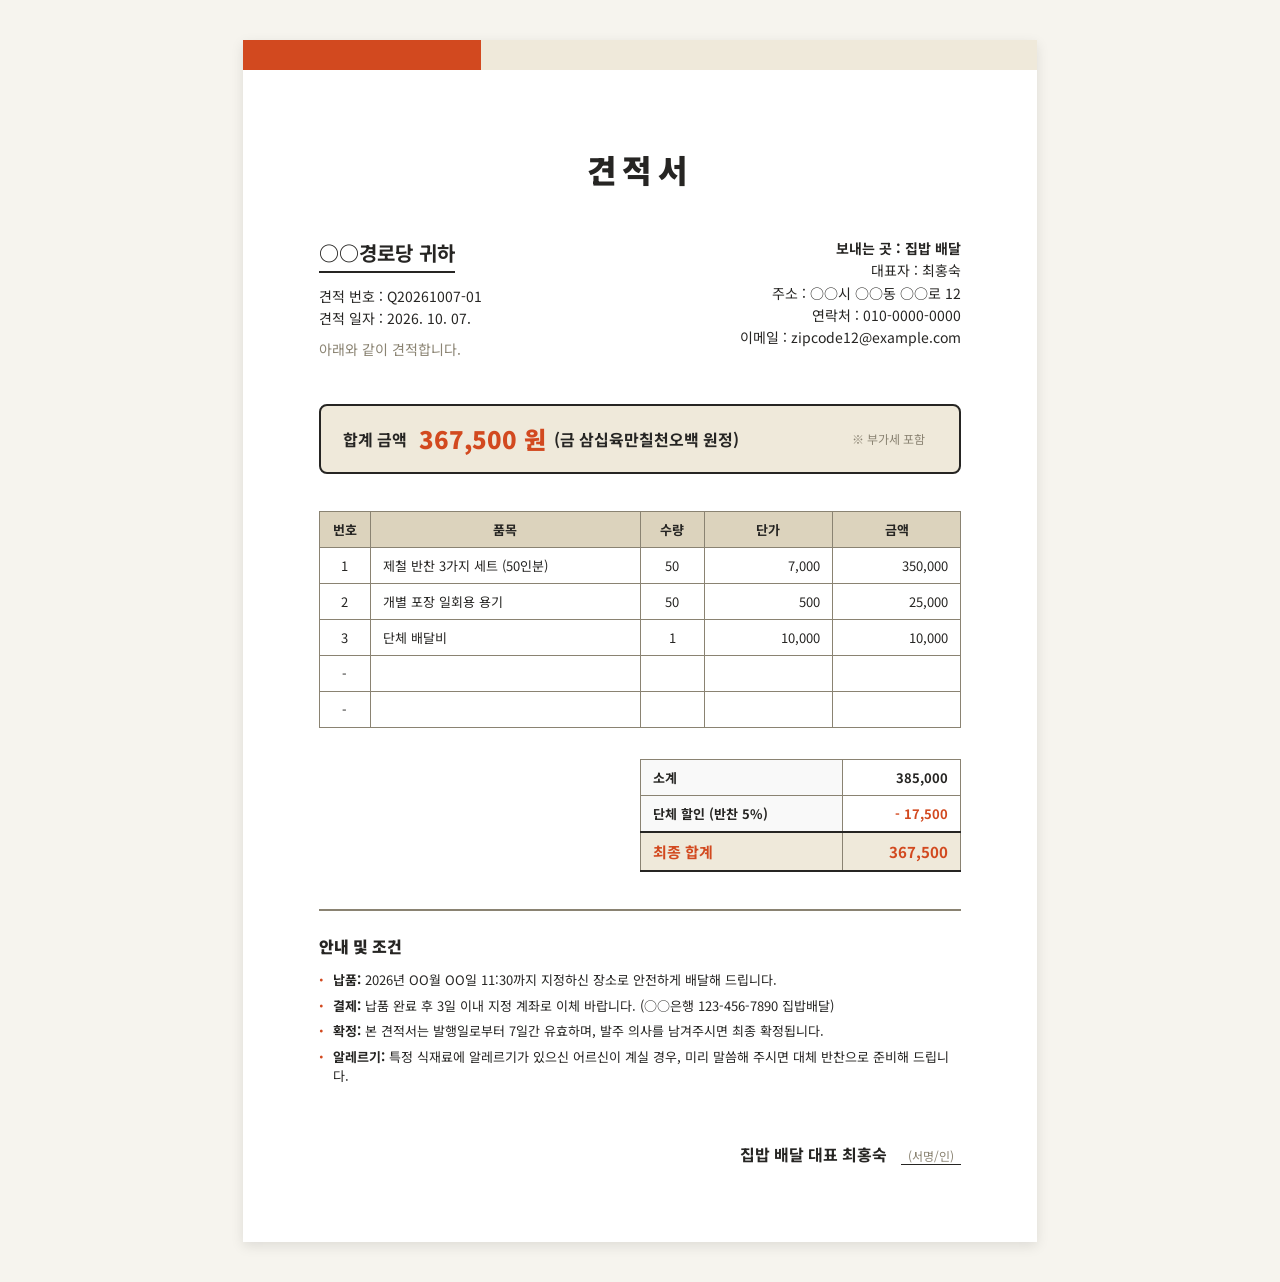
<file: works/quote_doc.html>
<!DOCTYPE html>
<html lang="ko">
<head>
<meta charset="utf-8">
<meta name="viewport" content="width=device-width, initial-scale=1">
<title>집밥 배달 견적서 양식</title>
<link rel="stylesheet" href="https://fonts.googleapis.com/css2?family=Noto+Sans+KR:wght@400;700;900&display=swap">
<style>
  :root {
    /* 기존 발표 양식의 색상 테마 유지 */
    --ink: #262523;
    --grain: #DCD3BD;
    --paper: #EFE9DA;
    --chili: #D2491F;
    --stone: #8A8372;
    --bg: #F6F4EE;
  }

  /* 화면 표시용 배경 */
  body {
    margin: 0;
    background: var(--bg);
    color: var(--ink);
    font-family: "Pretendard Variable", Pretendard, "Noto Sans KR", sans-serif;
    display: flex;
    justify-content: center;
    padding: 40px 20px;
  }

  /* A4 용지 규격 설정 */
  .a4 {
    width: 210mm;
    min-height: 297mm;
    background: #FFFFFF; /* 인쇄용 흰색 배경 */
    box-shadow: 0 4px 12px rgba(0,0,0,0.1);
    box-sizing: border-box;
    padding: 20mm;
    position: relative;
    /* 포인트 컬러로 상단 띠 장식 (종이/고추 색상 활용) */
    border-top: 8mm solid var(--paper);
  }

  .a4::before {
    content: "";
    position: absolute;
    top: -8mm;
    left: 0;
    width: 30%;
    height: 8mm;
    background: var(--chili);
  }

  /* 인쇄 시 여백 및 그림자 제거 */
  @page {
    size: A4 portrait;
    margin: 0;
  }
  @media print {
    body { background: none; padding: 0; }
    .a4 { box-shadow: none; border-top-width: 10mm; top: 0; }
    .a4::before { top: -10mm; height: 10mm; }
  }

  /* 제목 영역 */
  header {
    text-align: center;
    margin-bottom: 12mm;
  }
  h1 {
    font-size: 32px;
    font-weight: 900;
    letter-spacing: 0.2em;
    margin: 0;
    color: var(--ink);
  }

  /* 기본 정보 (견적번호, 날짜 등) */
  .info-wrap {
    display: flex;
    justify-content: space-between;
    margin-bottom: 8mm;
    font-size: 14px;
    line-height: 1.6;
  }
  .info-left {
    flex: 1;
  }
  .info-right {
    flex: 1;
    text-align: right;
  }
  .info-left h2 {
    font-size: 20px;
    font-weight: 700;
    margin: 0 0 4px 0;
    border-bottom: 2px solid var(--ink);
    display: inline-block;
    padding-bottom: 2px;
  }

  /* 합계 금액 */
  .total-box {
    background: var(--paper);
    border: 2px solid var(--ink);
    border-radius: 8px;
    padding: 4mm 6mm;
    display: flex;
    align-items: center;
    margin-bottom: 10mm;
  }
  .total-box span {
    font-size: 16px;
    font-weight: 700;
    margin-right: 12px;
  }
  .total-box strong {
    font-size: 24px;
    font-weight: 900;
    color: var(--chili);
    margin-right: 8px;
  }
  .total-box .text-amt {
    font-size: 16px;
    font-weight: 700;
    color: var(--ink);
  }

  /* 테이블 공통 */
  table {
    width: 100%;
    border-collapse: collapse;
    margin-bottom: 8mm;
    font-size: 13px;
  }
  th, td {
    border: 1px solid var(--stone);
    padding: 8px 6px;
    text-align: center;
  }
  th {
    background: var(--grain);
    color: var(--ink);
    font-weight: 700;
  }

  /* 품목표 */
  .item-table th:nth-child(1) { width: 8%; }
  .item-table th:nth-child(2) { width: 42%; }
  .item-table th:nth-child(3) { width: 10%; }
  .item-table th:nth-child(4) { width: 20%; }
  .item-table th:nth-child(5) { width: 20%; }
  
  .item-table td:nth-child(2) { text-align: left; padding-left: 12px; }
  .item-table td:nth-child(4),
  .item-table td:nth-child(5) { text-align: right; padding-right: 12px; }

  /* 금액 요약표 */
  .summary-table {
    width: 50%;
    margin-left: auto;
  }
  .summary-table th {
    background: #f9f9f9;
    text-align: left;
    padding-left: 12px;
  }
  .summary-table td {
    text-align: right;
    padding-right: 12px;
    font-weight: 700;
  }
  .summary-table tr.total-row th,
  .summary-table tr.total-row td {
    background: var(--paper);
    color: var(--chili);
    font-size: 15px;
    border-top: 2px solid var(--ink);
    border-bottom: 2px solid var(--ink);
  }

  /* 조건 및 안내사항 */
  .conditions {
    margin-top: 10mm;
    border-top: 2px solid var(--stone);
    padding-top: 6mm;
  }
  .conditions h3 {
    font-size: 16px;
    font-weight: 900;
    margin: 0 0 12px 0;
  }
  .conditions ul {
    list-style: none;
    padding: 0;
    margin: 0;
  }
  .conditions li {
    font-size: 13px;
    margin-bottom: 6px;
    padding-left: 14px;
    position: relative;
    line-height: 1.5;
  }
  .conditions li::before {
    content: "·";
    position: absolute;
    left: 0;
    font-weight: 900;
    color: var(--chili);
  }
  .conditions li strong {
    color: var(--ink);
  }

  /* 서명 영역 */
  .signature {
    margin-top: 15mm;
    text-align: right;
    font-size: 16px;
    font-weight: 700;
  }
  .signature span {
    display: inline-block;
    width: 60px;
    text-align: center;
    border-bottom: 1px solid var(--ink);
    margin-left: 10px;
    color: var(--stone);
    font-size: 12px;
    font-weight: 400;
  }
</style>
</head>
<body>

<div class="a4">
  <header>
    <h1>견적서</h1>
  </header>

  <div class="info-wrap">
    <div class="info-left">
      <h2>○○경로당 귀하</h2>
      <div style="margin-top:8px;">
        견적 번호 : Q20261007-01<br>
        견적 일자 : 2026. 10. 07.
      </div>
      <p style="margin-top:8px; color:var(--stone);">아래와 같이 견적합니다.</p>
    </div>
    
    <div class="info-right">
      <strong>보내는 곳 : 집밥 배달</strong><br>
      대표자 : 최홍숙<br>
      주소 : ○○시 ○○동 ○○로 12<br>
      연락처 : 010-0000-0000<br>
      이메일 : zipcode12@example.com
    </div>
  </div>

  <div class="total-box">
    <span>합계 금액</span>
    <strong>367,500 원</strong>
    <span class="text-amt">(금 삼십육만칠천오백 원정)</span>
    <span style="margin-left:auto; font-size:12px; color:var(--stone); font-weight:400;">※ 부가세 포함</span>
  </div>

  <table class="item-table">
    <thead>
      <tr>
        <th>번호</th>
        <th>품목</th>
        <th>수량</th>
        <th>단가</th>
        <th>금액</th>
      </tr>
    </thead>
    <tbody>
      <!-- 반찬: 50인분 * 7000원 = 350,000원 -->
      <tr>
        <td>1</td>
        <td>제철 반찬 3가지 세트 (50인분)</td>
        <td>50</td>
        <td>7,000</td>
        <td>350,000</td>
      </tr>
      <!-- 용기: 50개 * 500원 = 25,000원 -->
      <tr>
        <td>2</td>
        <td>개별 포장 일회용 용기</td>
        <td>50</td>
        <td>500</td>
        <td>25,000</td>
      </tr>
      <!-- 배달: 1건 * 10000원 = 10,000원 -->
      <tr>
        <td>3</td>
        <td>단체 배달비</td>
        <td>1</td>
        <td>10,000</td>
        <td>10,000</td>
      </tr>
      <tr>
        <td>-</td>
        <td></td>
        <td></td>
        <td></td>
        <td></td>
      </tr>
      <tr>
        <td>-</td>
        <td></td>
        <td></td>
        <td></td>
        <td></td>
      </tr>
    </tbody>
  </table>

  <!-- 금액 요약: 단체 할인 5%는 반찬(350,000원)에만 적용되어 17,500원 할인 -->
  <table class="summary-table">
    <tbody>
      <tr>
        <th>소계</th>
        <td>385,000</td>
      </tr>
      <tr>
        <th>단체 할인 (반찬 5%)</th>
        <td style="color: var(--chili);">- 17,500</td>
      </tr>
      <tr class="total-row">
        <th>최종 합계</th>
        <td>367,500</td>
      </tr>
    </tbody>
  </table>

  <div class="conditions">
    <h3>안내 및 조건</h3>
    <ul>
      <li><strong>납품:</strong> 2026년 OO월 OO일 11:30까지 지정하신 장소로 안전하게 배달해 드립니다.</li>
      <li><strong>결제:</strong> 납품 완료 후 3일 이내 지정 계좌로 이체 바랍니다. (○○은행 123-456-7890 집밥배달)</li>
      <li><strong>확정:</strong> 본 견적서는 발행일로부터 7일간 유효하며, 발주 의사를 남겨주시면 최종 확정됩니다.</li>
      <li><strong>알레르기:</strong> 특정 식재료에 알레르기가 있으신 어르신이 계실 경우, 미리 말씀해 주시면 대체 반찬으로 준비해 드립니다.</li>
    </ul>
  </div>

  <div class="signature">
    집밥 배달 대표 최홍숙 <span>(서명/인)</span>
  </div>
</div>

</body>
</html>
</file>
